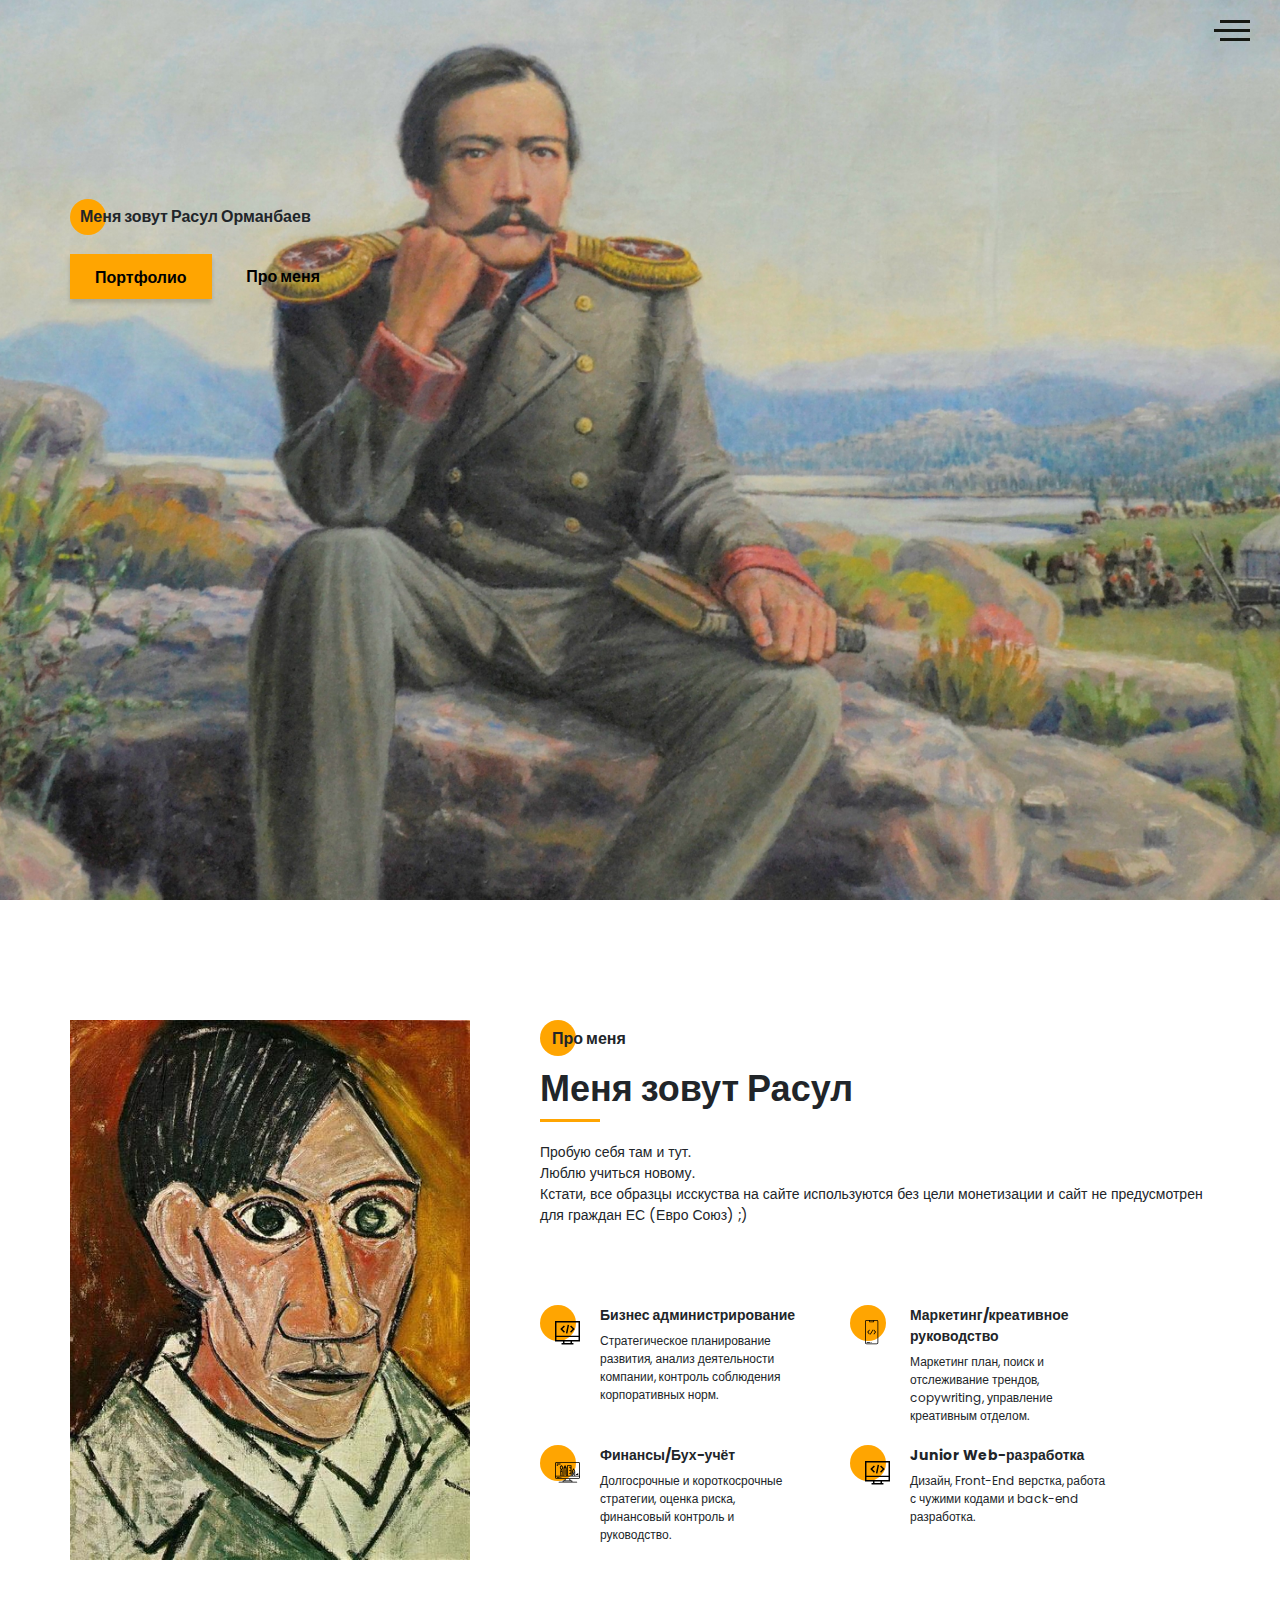
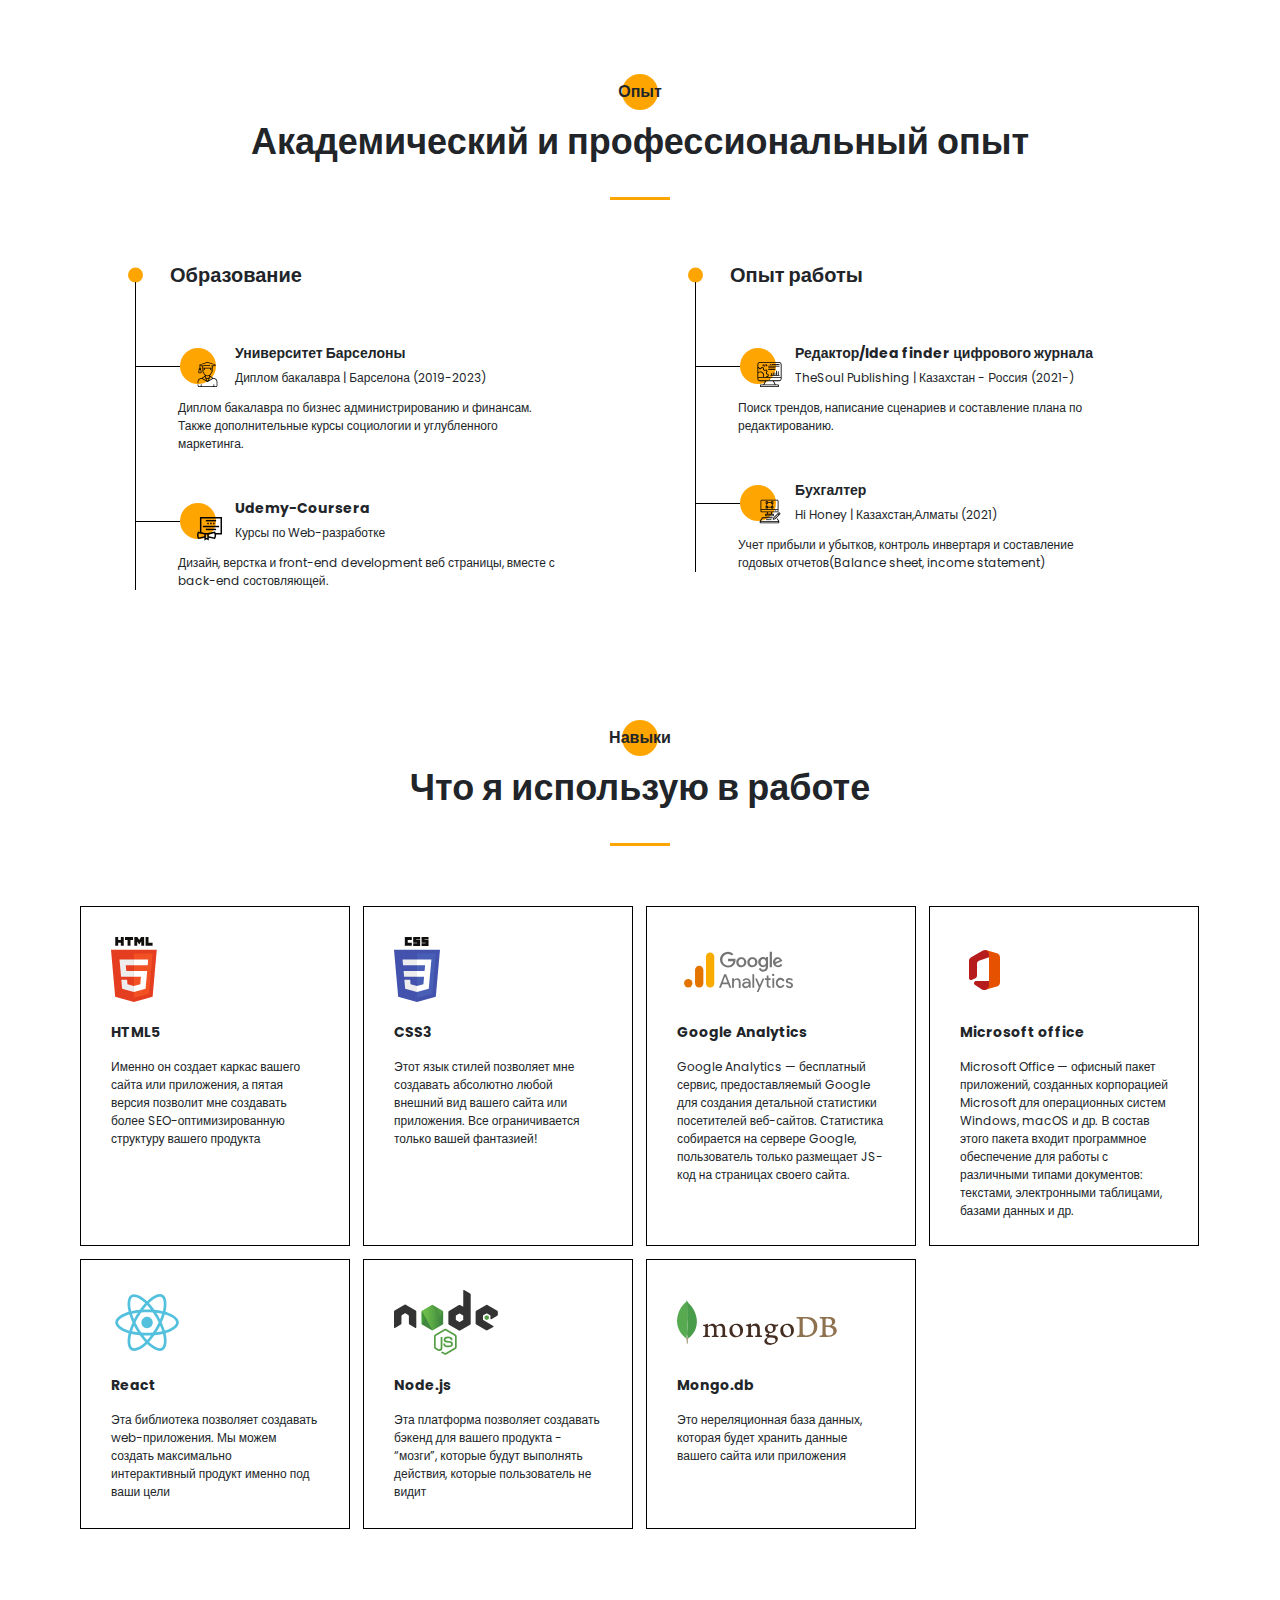
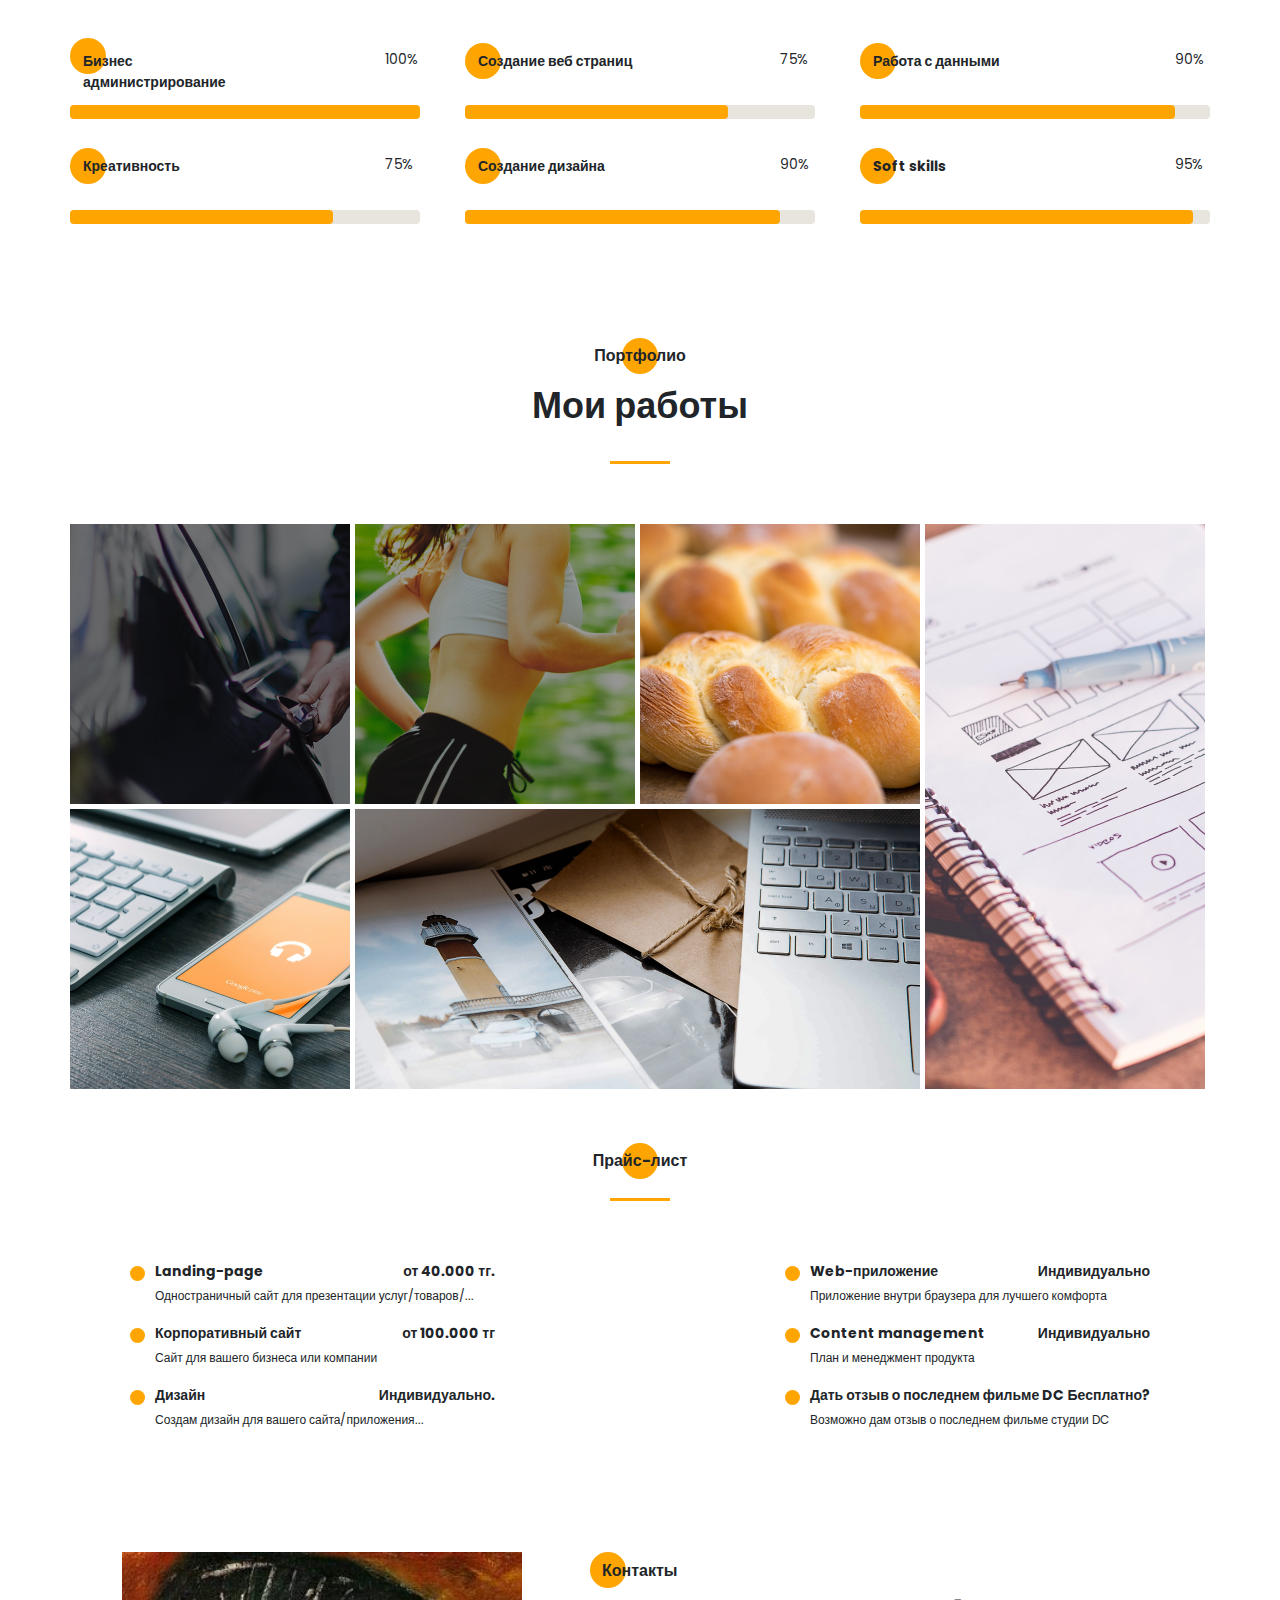
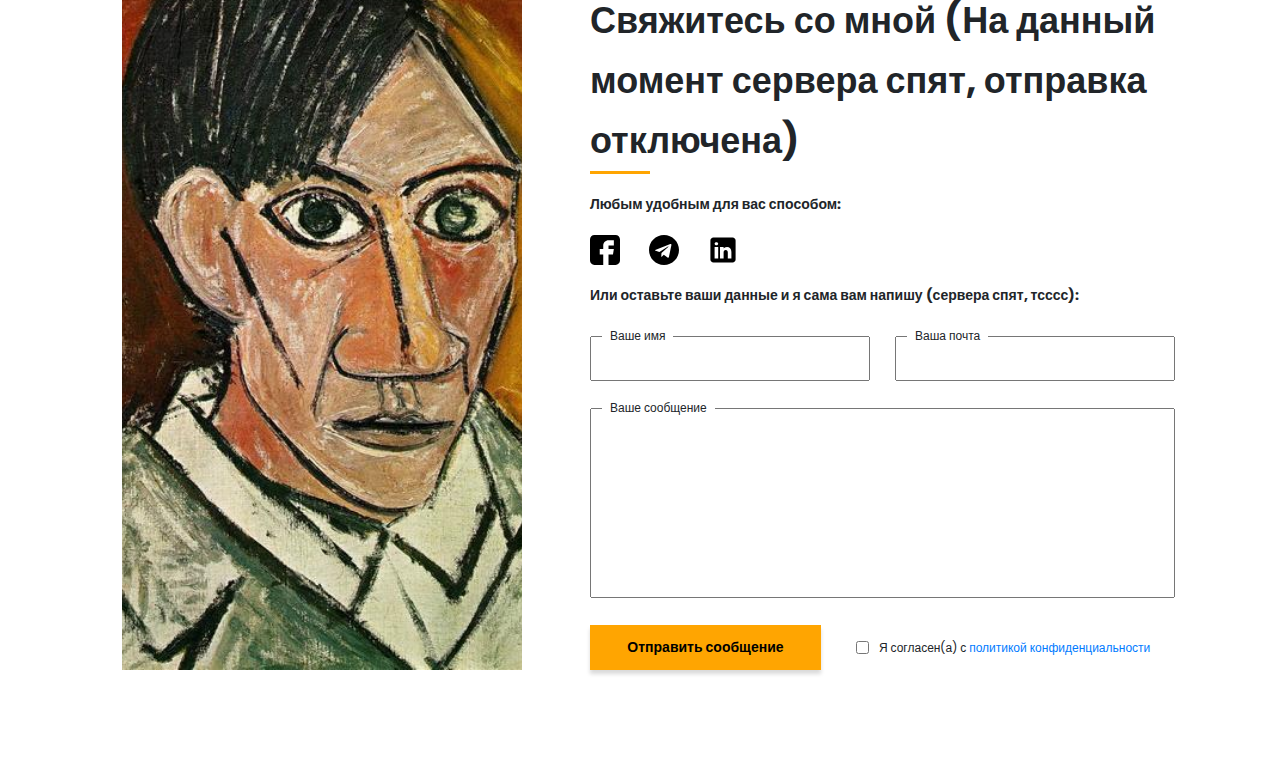
<file: index.html>
<!DOCTYPE html><html lang="ru"><head> <meta charset="UTF-8"> <meta name="viewport" content="width=device-width, initial-scale=1.0"> <meta http-equiv="X-UA-Compatible" content="ie=edge"> <title>Portfolio</title> <meta name="title" content="Мое портфолио"> <meta name="description" content="Здесь вы сможете ознакомиться с моими работами и узнать больше обо мне"> <meta property="og:type" content="website"> <meta property="og:url" content="https://metatags.io/"> <meta property="og:title" content="Мое портфолио"> <meta property="og:description" content="Здесь вы сможете ознакомиться с моими работами и узнать больше обо мне"> <meta property="og:image" content="https://metatags.io/assets/meta-tags-16a33a6a8531e519cc0936fbba0ad904e52d35f34a46c97a2c9f6f7dd7d336f2.png"> <meta property="twitter:card" content="summary_large_image"> <meta property="twitter:url" content="https://metatags.io/"> <meta property="twitter:title" content="Мое портфолио"> <meta property="twitter:description" content="Здесь вы сможете ознакомиться с моими работами и узнать больше обо мне"> <meta property="twitter:image" content="https://metatags.io/assets/meta-tags-16a33a6a8531e519cc0936fbba0ad904e52d35f34a46c97a2c9f6f7dd7d336f2.png"> <link rel="apple-touch-icon" sizes="57x57" href="icons/favicon//apple-icon-57x57.png"> <link rel="apple-touch-icon" sizes="60x60" href="icons/favicon//apple-icon-60x60.png"> <link rel="apple-touch-icon" sizes="72x72" href="icons/favicon//apple-icon-72x72.png"> <link rel="apple-touch-icon" sizes="76x76" href="icons/favicon//apple-icon-76x76.png"> <link rel="apple-touch-icon" sizes="114x114" href="icons/favicon//apple-icon-114x114.png"> <link rel="apple-touch-icon" sizes="120x120" href="icons/favicon//apple-icon-120x120.png"> <link rel="apple-touch-icon" sizes="144x144" href="icons/favicon//apple-icon-144x144.png"> <link rel="apple-touch-icon" sizes="152x152" href="icons/favicon//apple-icon-152x152.png"> <link rel="apple-touch-icon" sizes="180x180" href="icons/favicon//apple-icon-180x180.png"> <link rel="icon" type="image/png" sizes="192x192" href="icons/favicon//android-icon-192x192.png"> <link rel="icon" type="image/png" sizes="32x32" href="icons/favicon//favicon-32x32.png"> <link rel="icon" type="image/png" sizes="96x96" href="icons/favicon//favicon-96x96.png"> <link rel="icon" type="image/png" sizes="16x16" href="icons/favicon//favicon-16x16.png"> <link rel="manifest" href="icons/favicon//manifest.json"> <meta name="msapplication-TileColor" content="#ffffff"> <meta name="msapplication-TileImage" content="icons/favicon//ms-icon-144x144.png"> <meta name="theme-color" content="#ffffff"> <link rel="stylesheet" href="css/style.min.css"></head><body> <aside class="sidepanel"> <a href="#" class="sidepanel__link"> <svg width="20" height="20" viewBox="0 0 20 20" fill="none" xmlns="http://www.w3.org/2000/svg"> <path d="M-7.46167e-07 2.92969L-1.28061e-07 17.0703C-5.74539e-08 18.6856 1.31439 20 2.92969 20L17.0703 20C18.6856 20 20 18.6856 20 17.0703L20 11.1719L12.9297 11.1719L12.9297 13.5156L9.41406 13.5156L9.41406 11.1719L7.03125 11.1719C5.09262 11.1719 3.51562 9.59488 3.51562 7.65625L3.51562 4.10156L7.03125 4.10156L7.03125 7.65625L9.41406 7.65625L9.41406 4.10156L12.9297 4.6875L12.9297 7.65625L20 7.65625L20 2.92969C20 1.31439 18.6856 -8.16774e-07 17.0703 -7.46167e-07L2.92969 -1.28061e-07C1.31439 -5.74539e-08 -8.16774e-07 1.31439 -7.46167e-07 2.92969Z" fill="black"/> </svg> </a> <a href="#" class="sidepanel__link"> <svg width="20" height="20" viewBox="0 0 20 20" fill="none" xmlns="http://www.w3.org/2000/svg"> <path d="M-6.01032e-07 6.25L-2.73196e-07 13.75C-1.22337e-07 17.2012 2.79875 20 6.25 20L13.75 20C17.2013 20 20 17.2012 20 13.75L20 6.25C20 2.79875 17.2012 -7.51891e-07 13.75 -6.01032e-07L6.25 -2.73196e-07C2.79875 -1.22337e-07 -7.51891e-07 2.79875 -6.01032e-07 6.25ZM13.75 1.875C16.1625 1.875 18.125 3.8375 18.125 6.25L18.125 13.75C18.125 16.1625 16.1625 18.125 13.75 18.125L6.25 18.125C3.8375 18.125 1.875 16.1625 1.875 13.75L1.875 6.25C1.875 3.8375 3.8375 1.875 6.25 1.875L13.75 1.875Z" fill="black"/> <path d="M5 10C5 12.7612 7.23875 15 10 15C12.7613 15 15 12.7612 15 10C15 7.23875 12.7612 5 10 5C7.23875 5 5 7.23875 5 10ZM13.125 10C13.125 11.7225 11.7225 13.125 10 13.125C8.27625 13.125 6.875 11.7225 6.875 10C6.875 8.2775 8.27625 6.875 10 6.875C11.7225 6.875 13.125 8.2775 13.125 10Z" fill="black"/> <path d="M5.29123 4.625C5.29123 4.25704 4.99295 3.95875 4.62499 3.95875C4.25703 3.95875 3.95874 4.25704 3.95874 4.625C3.95874 4.99296 4.25703 5.29125 4.62499 5.29125C4.99295 5.29125 5.29123 4.99296 5.29123 4.625Z" fill="black"/> </svg> </a> <a href="#" class="sidepanel__link"> <svg width="19" height="20" viewBox="0 0 19 20" fill="none" xmlns="http://www.w3.org/2000/svg"> <path d="M-4.37114e-07 9.99951C-1.95608e-07 15.5245 4.36167 19.9995 9.74107 19.9995C14.0457 19.9995 17.6962 17.1345 18.9832 13.162C19.0749 12.662 18.7734 12.4787 18.5148 12.4787C18.2835 12.4787 17.6706 12.487 16.8585 12.4912C17.4459 15.2728 15.5517 15.8595 15.5517 15.8595C14.4274 16.3145 14.1267 16.972 14.1267 16.972C13.5228 17.8778 13.5352 16.902 13.5352 16.902C13.603 15.8978 14.5389 15.3703 14.5389 15.3703C16.0283 14.4787 15.5979 13.0295 15.3493 12.4578C14.719 12.3678 14.2903 12.1103 14.0466 11.8245C13.8029 14.0453 12.9652 16.3795 9.23304 16.3795C8.16988 16.3795 7.30085 15.992 6.61933 15.3503C6.37316 15.4628 5.3827 15.8003 4.04116 15.2628C4.04116 15.2628 3.78012 14.4253 5.03988 12.5128C4.82345 11.7128 4.71606 10.8628 4.7111 10.0128C4.71606 9.16284 4.82345 8.31285 5.03988 7.51284C3.78012 5.61285 4.04116 4.77535 4.04116 4.77535C5.3827 4.23785 6.37316 4.57534 6.61933 4.67535C7.30085 4.03785 8.16988 3.65035 9.23304 3.65035C12.9752 3.65035 13.7987 5.98784 14.0383 8.21284C14.3307 7.86284 14.928 7.53784 15.8408 7.53784C17.1444 7.53784 18.1918 7.55034 18.5082 7.55034C18.7635 7.55034 19.0683 7.37534 18.9708 6.86284C17.692 2.86201 14.0391 -0.000488895 9.74107 -0.000488707C4.36167 -0.000488472 -6.7851e-07 4.47701 -4.37114e-07 9.99951Z" fill="#212121"/> </svg> </a> <div class="sidepanel__divider"></div><div class="sidepanel__text"><span>Социальные сети</span></div></aside> <div class="menu"> <div class="menu__block"> <div class="menu__close"> <svg width="29" height="30" viewBox="0 0 29 30" fill="none" xmlns="http://www.w3.org/2000/svg"> <path d="M17.1568 14.5231L28.4489 3.23075C29.1837 2.49623 29.1837 1.30861 28.4489 0.574085C27.7144 -0.160437 26.5267 -0.160437 25.7922 0.574085L14.4998 11.8665L3.20781 0.574085C2.47295 -0.160437 1.28567 -0.160437 0.551149 0.574085C-0.183716 1.30861 -0.183716 2.49623 0.551149 3.23075L11.8432 14.5231L0.551149 25.8155C-0.183716 26.55 -0.183716 27.7376 0.551149 28.4721C0.917206 28.8385 1.39852 29.0226 1.87948 29.0226C2.36045 29.0226 2.84141 28.8385 3.20781 28.4721L14.4998 17.1798L25.7922 28.4721C26.1586 28.8385 26.6396 29.0226 27.1205 29.0226C27.6015 29.0226 28.0825 28.8385 28.4489 28.4721C29.1837 27.7376 29.1837 26.55 28.4489 25.8155L17.1568 14.5231Z" fill="black"/> </svg> </div><nav> <ul class="menu__list"> <li class="menu__link"><a href="#about">ПРО МЕНЯ</a></li><li class="menu__link"><a href="#resume">МОЙ ОПЫТ</a></li><li class="menu__link"><a href="#skills">МОИ НАВЫКИ</a></li><li class="menu__link"><a href="#portfolio">МОИ РАБОТЫ</a></li><li class="menu__link"><a href="#price">ПРАЙС-ЛИСТ</a></li><li class="menu__link"><a href="#contacts">КОНТАКТЫ</a></li></ul> </nav> <div class="menu__social"> <a href="#"> <svg width="20" height="19" viewBox="0 0 20 19" fill="none" xmlns="http://www.w3.org/2000/svg"> <path d="M10 0C4.475 0 0 4.36167 0 9.74107C0 14.0457 2.865 17.6962 6.8375 18.9832C7.3375 19.0749 7.52083 18.7734 7.52083 18.5148C7.52083 18.2835 7.5125 17.6706 7.50833 16.8585C4.72667 17.4459 4.14 15.5517 4.14 15.5517C3.685 14.4274 3.0275 14.1267 3.0275 14.1267C2.12167 13.5228 3.0975 13.5352 3.0975 13.5352C4.10167 13.603 4.62917 14.5389 4.62917 14.5389C5.52083 16.0283 6.97 15.5979 7.54167 15.3493C7.63167 14.719 7.88917 14.2903 8.175 14.0466C5.95417 13.8029 3.62 12.9652 3.62 9.23304C3.62 8.16988 4.0075 7.30085 4.64917 6.61934C4.53667 6.37317 4.19917 5.3827 4.73667 4.04116C4.73667 4.04116 5.57417 3.78012 7.48667 5.03988C8.28667 4.82345 9.13667 4.71606 9.98667 4.7111C10.8367 4.71606 11.6867 4.82345 12.4867 5.03988C14.3867 3.78012 15.2242 4.04116 15.2242 4.04116C15.7617 5.3827 15.4242 6.37317 15.3242 6.61934C15.9617 7.30085 16.3492 8.16988 16.3492 9.23304C16.3492 12.9752 14.0117 13.7987 11.7867 14.0383C12.1367 14.3307 12.4617 14.928 12.4617 15.8408C12.4617 17.1444 12.4492 18.1918 12.4492 18.5082C12.4492 18.7635 12.6242 19.0683 13.1367 18.9708C17.1375 17.692 20 14.0391 20 9.74107C20 4.36167 15.5225 0 10 0Z" fill="#212121"/> </svg> </a> <a href="#"> <svg width="20" height="20" viewBox="0 0 20 20" fill="none" xmlns="http://www.w3.org/2000/svg"> <path d="M13.7495 0L6.24951 0C2.79826 0 -0.000488281 2.79875 -0.000488281 6.25L-0.000488281 13.75C-0.000488281 17.2013 2.79826 20 6.24951 20L13.7495 20C17.2008 20 19.9995 17.2013 19.9995 13.75L19.9995 6.25C19.9995 2.79875 17.2008 0 13.7495 0ZM18.1245 13.75C18.1245 16.1625 16.162 18.125 13.7495 18.125L6.24951 18.125C3.83701 18.125 1.87451 16.1625 1.87451 13.75L1.87451 6.25C1.87451 3.8375 3.83701 1.875 6.24951 1.875L13.7495 1.875C16.162 1.875 18.1245 3.8375 18.1245 6.25L18.1245 13.75Z" fill="black"/> <path d="M9.99951 5C7.23826 5 4.99951 7.23875 4.99951 10C4.99951 12.7613 7.23826 15 9.99951 15C12.7608 15 14.9995 12.7613 14.9995 10C14.9995 7.23875 12.7608 5 9.99951 5ZM9.99951 13.125C8.27701 13.125 6.87451 11.7225 6.87451 10C6.87451 8.27625 8.27701 6.875 9.99951 6.875C11.722 6.875 13.1245 8.27625 13.1245 10C13.1245 11.7225 11.722 13.125 9.99951 13.125Z" fill="black"/> <path d="M15.3745 5.29123C15.7425 5.29123 16.0408 4.99295 16.0408 4.62499C16.0408 4.25703 15.7425 3.95874 15.3745 3.95874C15.0065 3.95874 14.7083 4.25703 14.7083 4.62499C14.7083 4.99295 15.0065 5.29123 15.3745 5.29123Z" fill="black"/> </svg> </a> <a href="#"> <svg width="20" height="20" viewBox="0 0 20 20" fill="none" xmlns="http://www.w3.org/2000/svg"> <path d="M17.0698 0L2.9292 0C1.3139 0 -0.000488281 1.31439 -0.000488281 2.92969L-0.000488281 17.0703C-0.000488281 18.6856 1.3139 20 2.9292 20L8.82764 20L8.82764 12.9297L6.48389 12.9297L6.48389 9.41406L8.82764 9.41406L8.82764 7.03125C8.82764 5.09262 10.4046 3.51563 12.3433 3.51563L15.8979 3.51563L15.8979 7.03125L12.3433 7.03125L12.3433 9.41406L15.8979 9.41406L15.312 12.9297L12.3433 12.9297L12.3433 20L17.0698 20C18.6851 20 19.9995 18.6856 19.9995 17.0703L19.9995 2.92969C19.9995 1.31439 18.6851 0 17.0698 0Z" fill="black"/> </svg> </a> </div></div><div class="menu__overlay"></div></div><section class="promo"> <div class="hamburger"> <span></span> <span class="long"></span> <span></span> </div><div class="container"> <div class="title title_fz16 promo__subtitle">Меня зовут Расул Орманбаев</div><h1 class="title title_fz48 promo__title"></h1> <div class="promo__btns"> <a href="#portfolio" class="promo__link btn">Портфолио</a> <a href="#about" class="promo__link">Про меня</a> </div></div></section> <section class="about" id="about"> <div class="container" > <div class="about__wrapper"> <div class="about__photo"> <img src="img/main_photo.jpg" alt="photo"> </div><div class="about__descr"> <h2 class="title title_fz16 about__title" >Про меня</h2> <div class="title title_fz36 about__subtitle">Меня зовут Расул</div><div class="divider"></div><p class="about__text">Пробую себя там и тут.<br>Люблю учиться новому.<br>Кстати, все образцы исскуства на сайте используются без цели монетизации и сайт не предусмотрен для граждан ЕС (Евро Союз) ;) </p></div><div class="about__skills"> <div class="about__skills-item"> <div class="about__skills-circle"> <img src="icons/about_me/web_development.svg" alt="web-dev"> </div><div> <div class="title title_fz14"> Бизнес администрирование </div><p class="about__skills-text"> Стратегическое планирование развития, анализ деятельности компании, контроль соблюдения корпоративных норм. </p></div></div><div class="about__skills-item"> <div class="about__skills-circle"> <img src="icons/about_me/mobile_dev.svg" alt="mobile-dev"> </div><div> <div class="title title_fz14"> Маркетинг/креативное руководство </div><p class="about__skills-text"> Маркетинг план, поиск и отслеживание трендов, copywriting, управление креативным отделом. </p></div></div><div class="about__skills-item"> <div class="about__skills-circle"> <img src="icons/about_me/design.svg" alt="design"> </div><div> <div class="title title_fz14"> Финансы/Бух-учёт </div><p class="about__skills-text"> Долгосрочные и короткосрочные стратегии, оценка риска, финансовый контроль и руководство. </p></div></div><div class="about__skills-item"> <div class="about__skills-circle"> <img src="icons/about_me/web_development.svg" alt="mobile-dev"> </div><div> <div class="title title_fz14"> Junior Web-разработка </div><p class="about__skills-text"> Дизайн, Front-End верстка, работа с чужими кодами и back-end разработка. </p></div></div></div></div></div></section> <section class="resume" id="resume"> <div class="container"> <h2 class="title title_fz16 title__section-title">Опыт</h2> <div class="title title_fz36 title__section-subtitle">Академический и профессиональный опыт</div><div class="divider"></div><div class="resume__wrapper"> <div class="resume__column"> <h3 class="title title_fz20 resume__column-title">Образование</h3> <ul> <li> <div class="resume__item"> <div class="resume__item-head"> <div class="resume__item-icon"> <img src="icons/experience/university.svg" alt="university"> </div><h4 class="title title_fz14">Университет Барселоны</h4> <div class="resume__item-location">Диплом бакалавра | Барселона (2019-2023)</div></div><p class="resume__item-body"> Диплом бакалавра по бизнес администрированию и финансам. Также дополнительные курсы социологии и углубленного маркетинга. </p></div></li><li> <div class="resume__item"> <div class="resume__item-head"> <div class="resume__item-icon"> <img src="icons/experience/courses.svg" alt="courses"> </div><h4 class="title title_fz14">Udemy-Coursera</h4> <div class="resume__item-location">Курсы по Web-разработке </div></div><p class="resume__item-body"> Дизайн, верстка и front-end development веб страницы, вместе с back-end состовляющей. </p></div></li></ul> </div><div class="resume__column"> <h3 class="title title_fz20 resume__column-title">Опыт работы</h3> <ul> <li> <div class="resume__item"> <div class="resume__item-head"> <div class="resume__item-icon"> <img src="icons/experience/developer.svg" alt="developer"> </div><h4 class="title title_fz14">Редактор/Idea finder цифрового журнала</h4> <div class="resume__item-location">TheSoul Publishing | Казахстан - Россия (2021-)</div></div><p class="resume__item-body"> Поиск трендов, написание сценариев и составление плана по редактированию. </p></div></li><li> <div class="resume__item"> <div class="resume__item-head"> <div class="resume__item-icon"> <img src="icons/experience/designer.svg" alt="designer"> </div><h4 class="title title_fz14">Бухгалтер</h4> <div class="resume__item-location">Hi Honey | Казахстан,Алматы (2021)</div></div><p class="resume__item-body"> Учет прибыли и убытков, контроль инвертаря и составление годовых отчетов(Balance sheet, income statement) </p></div></li></ul> </div></div></div></section> <section class="skills" id="skills"> <div class="container"> <h2 class="title title_fz16 title__section-title">Навыки</h2> <div class="title title_fz36 title__section-subtitle">Что я использую в работе</div><div class="divider"></div><div class="skills__items"> <div class="skills__item"> <div class="skills__item-img"> <img src="icons/skills/html5.svg" alt="html5"> </div><h3 class="title title_fz14">HTML5</h3> <p>Именно он создает каркас вашего сайта или приложения, а пятая версия позволит мне создавать более SEO-оптимизированную структуру вашего продукта</p></div><div class="skills__item"> <div class="skills__item-img"> <img src="icons/skills/css3.svg" alt="css3"> </div><h3 class="title title_fz14">CSS3</h3> <p>Этот язык стилей позволяет мне создавать абсолютно любой внешний вид вашего сайта или приложения. Все ограничивается только вашей фантазией!</p></div><div class="skills__item"> <div class="skills__item-img"> <img src="icons/skills/google_analytics-ar21.svg" alt="goggle analytics"> </div><h3 class="title title_fz14">Google Analytics</h3> <p>Google Analytics — бесплатный сервис, предоставляемый Google для создания детальной статистики посетителей веб-сайтов. Статистика собирается на сервере Google, пользователь только размещает JS-код на страницах своего сайта.</p></div><div class="skills__item"> <div class="skills__item-img"> <img src="icons/skills/microsoft-office.svg" alt="microsoft office"> </div><h3 class="title title_fz14">Microsoft office</h3> <p>Microsoft Office — офисный пакет приложений, созданных корпорацией Microsoft для операционных систем Windows, macOS и др. В состав этого пакета входит программное обеспечение для работы с различными типами документов: текстами, электронными таблицами, базами данных и др.</p></div><div class="skills__item"> <div class="skills__item-img"> <img src="icons/skills/react.svg" alt="React"> </div><h3 class="title title_fz14">React</h3> <p>Эта библиотека позволяет создавать web-приложения. Мы можем создать максимально интерактивный продукт именно под ваши цели</p></div><div class="skills__item"> <div class="skills__item-img"> <img src="icons/skills/node.js.svg" alt="Node.js"> </div><h3 class="title title_fz14">Node.js</h3> <p>Эта платформа позволяет создавать бэкенд для вашего продукта - “мозги”, которые будут выполнять действия, которые пользователь не видит</p></div><div class="skills__item"> <div class="skills__item-img"> <img src="icons/skills/mongo.db.svg" alt="Mongo.db"> </div><h3 class="title title_fz14">Mongo.db</h3> <p>Это нереляционная база данных, которая будет хранить данные вашего сайта или приложения</p></div></div><div class="skills__ratings"> <div class="skills__ratings-item"> <div class="title title_fz14 skills__ratings-title">Бизнес администрирование</div><div class="skills__ratings-counter">100%</div><div class="skills__ratings-line"> <span></span> </div></div><div class="skills__ratings-item"> <div class="title title_fz14 skills__ratings-title">Создание веб страниц</div><div class="skills__ratings-counter">75%</div><div class="skills__ratings-line"> <span></span> </div></div><div class="skills__ratings-item"> <div class="title title_fz14 skills__ratings-title">Работа с данными</div><div class="skills__ratings-counter">90%</div><div class="skills__ratings-line"> <span></span> </div></div><div class="skills__ratings-item"> <div class="title title_fz14 skills__ratings-title">Креативность</div><div class="skills__ratings-counter">75%</div><div class="skills__ratings-line"> <span></span> </div></div><div class="skills__ratings-item"> <div class="title title_fz14 skills__ratings-title">Создание дизайна</div><div class="skills__ratings-counter">90%</div><div class="skills__ratings-line"> <span></span> </div></div><div class="skills__ratings-item"> <div class="title title_fz14 skills__ratings-title">Soft skills</div><div class="skills__ratings-counter">95%</div><div class="skills__ratings-line"> <span></span> </div></div></div></div></section> <section class="portfolio" id="portfolio"> <div class="container"> <h2 class="title title_fz16 title__section-title">Портфолио</h2> <div class="title title_fz36 title__section-subtitle">Мои работы</div><div class="divider"></div><div class="portfolio__wrapper"> <a href="Uber _dist/" class="portfolio__item"> <img src="img/works/uber.jpg" alt="uber"> </a> <a href="pulse/" class="portfolio__item"> <img src="img/works/pulse.jpg" alt="pulse"> </a> <a href="#" class="portfolio__item"> <img src="img/works/bread.jpg" alt="test"> </a> <a href="#" class="portfolio__item vertical"> <img src="img/works/plans.jpg" alt="test"> </a> <a href="#" class="portfolio__item"> <img src="img/works/ipad.jpg" alt="test"> </a> <a href="#" class="portfolio__item horizonal"> <img src="img/works/mac.jpg" alt="test"> </a> </div></div></section> <section class="price" id="price"> <div class="container"> <h2 class="title title_fz16 title__section-title">Прайс-лист</h2> <div class="divider"></div><div class="price__wrapper"> <div class="price__item"> <div class="price__type">Landing-page</div><div class="price__count">от 40.000 тг.</div><div class="price__descr"> Одностраничный сайт для презентации услуг/товаров/... </div></div><div class="price__item"> <div class="price__type">Web-приложение</div><div class="price__count">Индивидуально</div><div class="price__descr"> Приложение внутри браузера для лучшего комфорта </div></div><div class="price__item"> <div class="price__type">Корпоративный сайт</div><div class="price__count">от 100.000 тг</div><div class="price__descr"> Сайт для вашего бизнеса или компании </div></div><div class="price__item"> <div class="price__type">Content management</div><div class="price__count">Индивидуально</div><div class="price__descr"> План и менеджмент продукта </div></div><div class="price__item"> <div class="price__type">Дизайн</div><div class="price__count">Индивидуально.</div><div class="price__descr"> Создам дизайн для вашего сайта/приложения... </div></div><div class="price__item"> <div class="price__type">Дать отзыв о последнем фильме DC</div><div class="price__count">Бесплатно?</div><div class="price__descr"> Возможно дам отзыв о последнем фильме студии DC </div></div></div></div></section> <section class="contacts" id="contacts"> <div class="container"> <div class="contacts__wrapper"> <div class="contacts__photo"> <img src="img/main_photo.jpg" alt="photo"> </div><div class="contacts__descr"> <h2 class="title title_fz16 contacts__title">Контакты</h2> <div class="title title_fz36 contacts__subtitle">Свяжитесь со мной (На данный момент сервера спят, отправка отключена)</div><div class="divider"></div><div class="title title_fz14 contacts__text"> Любым удобным для вас способом: </div><div class="contacts__social"> <a href="#" class="contacts__link"> <img src="icons/social/facebook_straight.svg" alt="facebook"> </a> <a href="#" class="contacts__link"> <img src="icons/social/telegram.svg" alt="telegram"> </a> <a href="#" class="contacts__link"> <img src="icons/social/linkedi_straight.svg" alt="linkedin"> </a> </div><div class="title title_fz14 contacts__text"> Или оставьте ваши данные и я сама вам напишу (сервера спят, тсссс): </div><form action="#" class="contacts__form"> <div class="contacts__input"> <input required name="name" id="name" type="text"> <label for="name">Ваше имя</label> </div><div class="contacts__input"> <input required name="email" id="email" type="email"> <label for="email">Ваша почта</label> </div><div class="contacts__textarea"> <textarea name="text" id="text"></textarea> <label for="text">Ваше сообщение</label> </div><div class="contacts__triggers"> <button class="contacts__btn btn">Отправить сообщение</button> <div class="contacts__policy"> <input required type="checkbox"> <span>Я согласен(а) с <a href="policy.html">политикой конфиденциальности</a></span> </div></div></form> </div></div></div></section> <script src="js/script.js"></script></body></html>
</file>
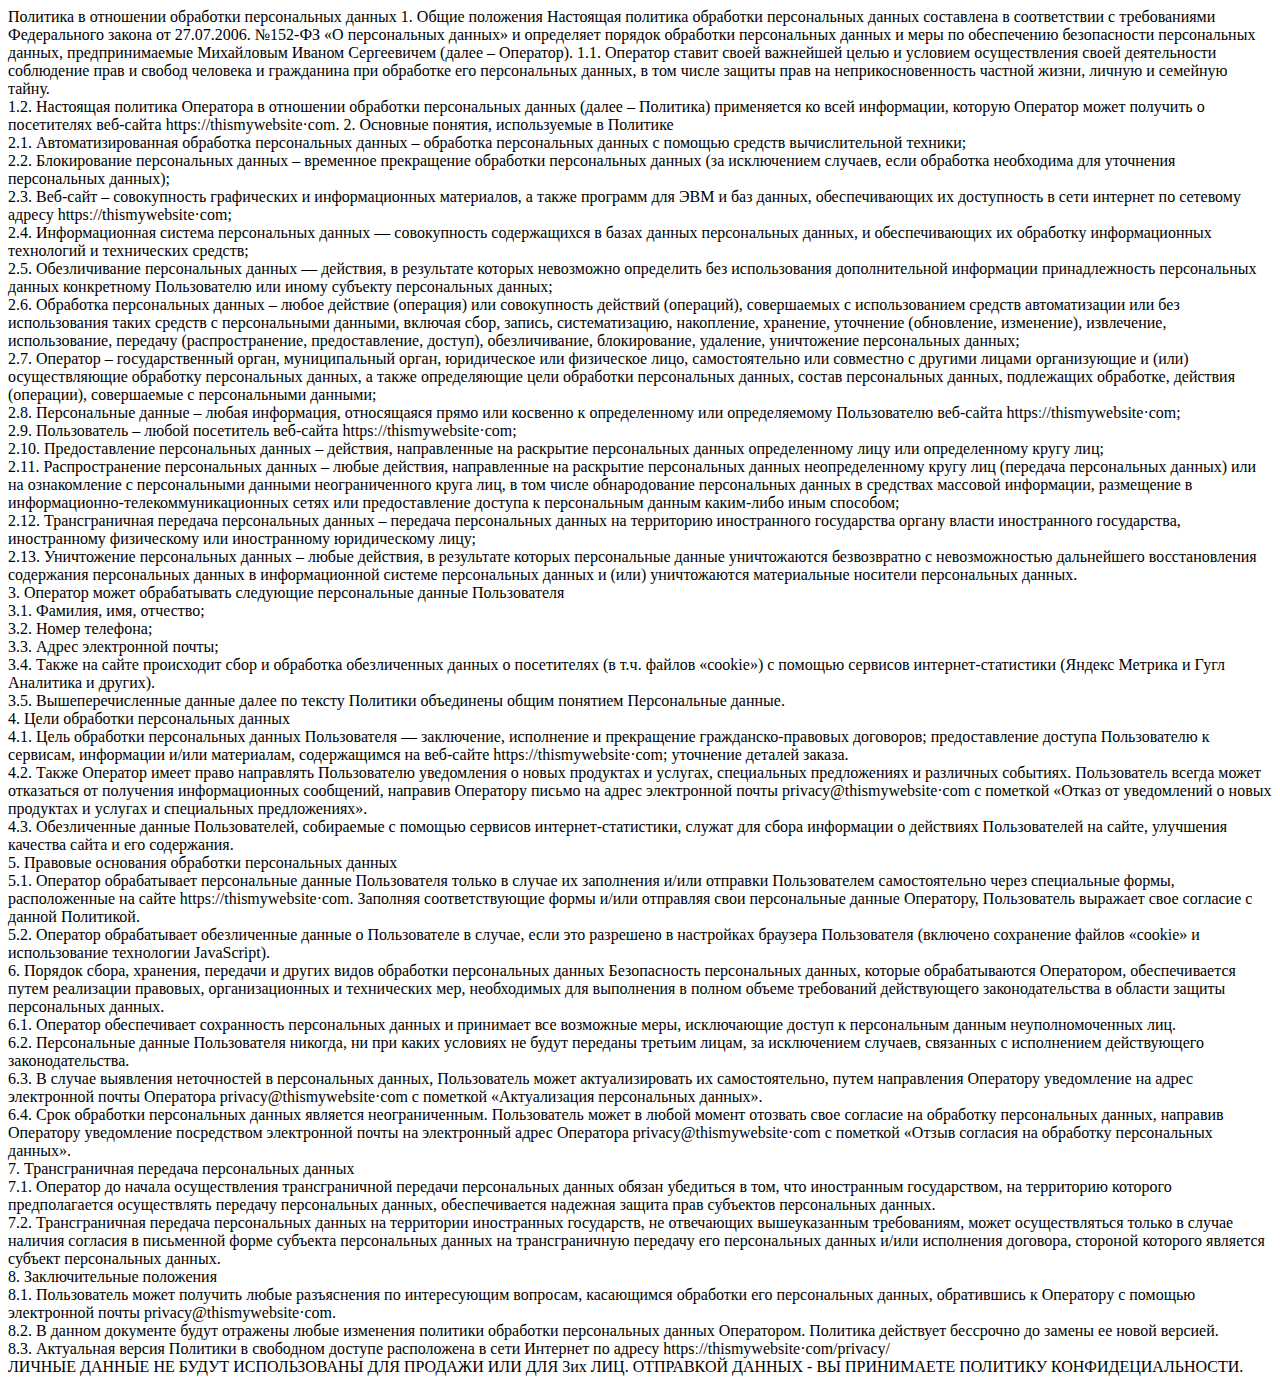
<file: policy.html>
<!DOCTYPE html><html lang="en"><head><meta charset="UTF-8"><meta name="viewport" content="width=device-width,initial-scale=1"><title>Policy</title></head><body>Политика в отношении обработки персональных данных 1. Общие положения Настоящая политика обработки персональных данных составлена в соответствии с требованиями Федерального закона от 27.07.2006. №152-ФЗ «О персональных данных» и определяет порядок обработки персональных данных и меры по обеспечению безопасности персональных данных, предпринимаемые Михайловым Иваном Сергеевичем (далее – Оператор). 1.1. Оператор ставит своей важнейшей целью и условием осуществления своей деятельности соблюдение прав и свобод человека и гражданина при обработке его персональных данных, в том числе защиты прав на неприкосновенность частной жизни, личную и семейную тайну.<br> 1.2. Настоящая политика Оператора в отношении обработки персональных данных (далее – Политика) применяется ко всей информации, которую Оператор может получить о посетителях веб-сайта httpsː//thismywebsite·com. 2. Основные понятия, используемые в Политике<br> 2.1. Автоматизированная обработка персональных данных – обработка персональных данных с помощью средств вычислительной техники;<br> 2.2. Блокирование персональных данных – временное прекращение обработки персональных данных (за исключением случаев, если обработка необходима для уточнения персональных данных);<br> 2.3. Веб-сайт – совокупность графических и информационных материалов, а также программ для ЭВМ и баз данных, обеспечивающих их доступность в сети интернет по сетевому адресу httpsː//thismywebsite·com;<br> 2.4. Информационная система персональных данных — совокупность содержащихся в базах данных персональных данных, и обеспечивающих их обработку информационных технологий и технических средств;<br> 2.5. Обезличивание персональных данных — действия, в результате которых невозможно определить без использования дополнительной информации принадлежность персональных данных конкретному Пользователю или иному субъекту персональных данных;<br> 2.6. Обработка персональных данных – любое действие (операция) или совокупность действий (операций), совершаемых с использованием средств автоматизации или без использования таких средств с персональными данными, включая сбор, запись, систематизацию, накопление, хранение, уточнение (обновление, изменение), извлечение, использование, передачу (распространение, предоставление, доступ), обезличивание, блокирование, удаление, уничтожение персональных данных;<br> 2.7. Оператор – государственный орган, муниципальный орган, юридическое или физическое лицо, самостоятельно или совместно с другими лицами организующие и (или) осуществляющие обработку персональных данных, а также определяющие цели обработки персональных данных, состав персональных данных, подлежащих обработке, действия (операции), совершаемые с персональными данными;<br> 2.8. Персональные данные – любая информация, относящаяся прямо или косвенно к определенному или определяемому Пользователю веб-сайта httpsː//thismywebsite·com;<br> 2.9. Пользователь – любой посетитель веб-сайта httpsː//thismywebsite·com;<br> 2.10. Предоставление персональных данных – действия, направленные на раскрытие персональных данных определенному лицу или определенному кругу лиц;<br> 2.11. Распространение персональных данных – любые действия, направленные на раскрытие персональных данных неопределенному кругу лиц (передача персональных данных) или на ознакомление с персональными данными неограниченного круга лиц, в том числе обнародование персональных данных в средствах массовой информации, размещение в информационно-телекоммуникационных сетях или предоставление доступа к персональным данным каким-либо иным способом;<br> 2.12. Трансграничная передача персональных данных – передача персональных данных на территорию иностранного государства органу власти иностранного государства, иностранному физическому или иностранному юридическому лицу; <br>2.13. Уничтожение персональных данных – любые действия, в результате которых персональные данные уничтожаются безвозвратно с невозможностью дальнейшего восстановления содержания персональных данных в информационной системе персональных данных и (или) уничтожаются материальные носители персональных данных.<br> 3. Оператор может обрабатывать следующие персональные данные Пользователя <br>3.1. Фамилия, имя, отчество; <br>3.2. Номер телефона;<br> 3.3. Адрес электронной почты; <br>3.4. Также на сайте происходит сбор и обработка обезличенных данных о посетителях (в т.ч. файлов «cookie») с помощью сервисов интернет-статистики (Яндекс Метрика и Гугл Аналитика и других).<br> 3.5. Вышеперечисленные данные далее по тексту Политики объединены общим понятием Персональные данные. <br>4. Цели обработки персональных данных<br> 4.1. Цель обработки персональных данных Пользователя — заключение, исполнение и прекращение гражданско-правовых договоров; предоставление доступа Пользователю к сервисам, информации и/или материалам, содержащимся на веб-сайте httpsː//thismywebsite·com; уточнение деталей заказа.<br> 4.2. Также Оператор имеет право направлять Пользователю уведомления о новых продуктах и услугах, специальных предложениях и различных событиях. Пользователь всегда может отказаться от получения информационных сообщений, направив Оператору письмо на адрес электронной почты privacy@thismywebsite·com с пометкой «Отказ от уведомлений о новых продуктах и услугах и специальных предложениях». <br>4.3. Обезличенные данные Пользователей, собираемые с помощью сервисов интернет-статистики, служат для сбора информации о действиях Пользователей на сайте, улучшения качества сайта и его содержания.<br> 5. Правовые основания обработки персональных данных <br>5.1. Оператор обрабатывает персональные данные Пользователя только в случае их заполнения и/или отправки Пользователем самостоятельно через специальные формы, расположенные на сайте httpsː//thismywebsite·com. Заполняя соответствующие формы и/или отправляя свои персональные данные Оператору, Пользователь выражает свое согласие с данной Политикой.<br> 5.2. Оператор обрабатывает обезличенные данные о Пользователе в случае, если это разрешено в настройках браузера Пользователя (включено сохранение файлов «cookie» и использование технологии JavaScript).<br> 6. Порядок сбора, хранения, передачи и других видов обработки персональных данных Безопасность персональных данных, которые обрабатываются Оператором, обеспечивается путем реализации правовых, организационных и технических мер, необходимых для выполнения в полном объеме требований действующего законодательства в области защиты персональных данных. <br>6.1. Оператор обеспечивает сохранность персональных данных и принимает все возможные меры, исключающие доступ к персональным данным неуполномоченных лиц. <br>6.2. Персональные данные Пользователя никогда, ни при каких условиях не будут переданы третьим лицам, за исключением случаев, связанных с исполнением действующего законодательства. <br>6.3. В случае выявления неточностей в персональных данных, Пользователь может актуализировать их самостоятельно, путем направления Оператору уведомление на адрес электронной почты Оператора privacy@thismywebsite·com с пометкой «Актуализация персональных данных».<br> 6.4. Срок обработки персональных данных является неограниченным. Пользователь может в любой момент отозвать свое согласие на обработку персональных данных, направив Оператору уведомление посредством электронной почты на электронный адрес Оператора privacy@thismywebsite·com с пометкой «Отзыв согласия на обработку персональных данных». <br>7. Трансграничная передача персональных данных<br> 7.1. Оператор до начала осуществления трансграничной передачи персональных данных обязан убедиться в том, что иностранным государством, на территорию которого предполагается осуществлять передачу персональных данных, обеспечивается надежная защита прав субъектов персональных данных. <br>7.2. Трансграничная передача персональных данных на территории иностранных государств, не отвечающих вышеуказанным требованиям, может осуществляться только в случае наличия согласия в письменной форме субъекта персональных данных на трансграничную передачу его персональных данных и/или исполнения договора, стороной которого является субъект персональных данных. <br>8. Заключительные положения <br>8.1. Пользователь может получить любые разъяснения по интересующим вопросам, касающимся обработки его персональных данных, обратившись к Оператору с помощью электронной почты privacy@thismywebsite·com. <br>8.2. В данном документе будут отражены любые изменения политики обработки персональных данных Оператором. Политика действует бессрочно до замены ее новой версией. <br>8.3. Актуальная версия Политики в свободном доступе расположена в сети Интернет по адресу httpsː//thismywebsite·com/privacy/ <br> ЛИЧНЫЕ ДАННЫЕ НЕ БУДУТ ИСПОЛЬЗОВАНЫ ДЛЯ ПРОДАЖИ ИЛИ ДЛЯ 3их ЛИЦ. ОТПРАВКОЙ ДАННЫХ - ВЫ ПРИНИМАЕТЕ ПОЛИТИКУ КОНФИДЕЦИАЛЬНОСТИ.</body></html>
</file>
<file: css/style.min.css>
/*!
 * Bootstrap Reboot v4.3.1 (https://getbootstrap.com/)
 * Copyright 2011-2019 The Bootstrap Authors
 * Copyright 2011-2019 Twitter, Inc.
 * Licensed under MIT (https://github.com/twbs/bootstrap/blob/master/LICENSE)
 * Forked from Normalize.css, licensed MIT (https://github.com/necolas/normalize.css/blob/master/LICENSE.md)
 */@import url(https://fonts.googleapis.com/css2?family=Poppins:wght@500;700&display=swap);*,::after,::before{box-sizing:border-box}html{font-family:sans-serif;line-height:1.15;-webkit-text-size-adjust:100%;-webkit-tap-highlight-color:transparent}article,aside,figcaption,figure,footer,header,hgroup,main,nav,section{display:block}body{margin:0;font-family:-apple-system,BlinkMacSystemFont,"Segoe UI",Roboto,"Helvetica Neue",Arial,"Noto Sans",sans-serif,"Apple Color Emoji","Segoe UI Emoji","Segoe UI Symbol","Noto Color Emoji";font-size:1rem;font-weight:400;line-height:1.5;color:#212529;text-align:left;background-color:#fff}[tabindex="-1"]:focus{outline:0!important}hr{box-sizing:content-box;height:0;overflow:visible}h1,h2,h3,h4,h5,h6{margin-top:0;margin-bottom:.5rem}p{margin-top:0;margin-bottom:1rem}abbr[data-original-title],abbr[title]{text-decoration:underline;-webkit-text-decoration:underline dotted;text-decoration:underline dotted;cursor:help;border-bottom:0;-webkit-text-decoration-skip-ink:none;text-decoration-skip-ink:none}address{margin-bottom:1rem;font-style:normal;line-height:inherit}dl,ol,ul{margin-top:0;margin-bottom:1rem}ol ol,ol ul,ul ol,ul ul{margin-bottom:0}dt{font-weight:700}dd{margin-bottom:.5rem;margin-left:0}blockquote{margin:0 0 1rem}b,strong{font-weight:bolder}small{font-size:80%}sub,sup{position:relative;font-size:75%;line-height:0;vertical-align:baseline}sub{bottom:-.25em}sup{top:-.5em}a{color:#007bff;text-decoration:none;background-color:transparent}a:hover{color:#0056b3;text-decoration:underline}a:not([href]):not([tabindex]){color:inherit;text-decoration:none}a:not([href]):not([tabindex]):focus,a:not([href]):not([tabindex]):hover{color:inherit;text-decoration:none}a:not([href]):not([tabindex]):focus{outline:0}code,kbd,pre,samp{font-family:SFMono-Regular,Menlo,Monaco,Consolas,"Liberation Mono","Courier New",monospace;font-size:1em}pre{margin-top:0;margin-bottom:1rem;overflow:auto}figure{margin:0 0 1rem}img{vertical-align:middle;border-style:none}svg{overflow:hidden;vertical-align:middle}table{border-collapse:collapse}caption{padding-top:.75rem;padding-bottom:.75rem;color:#6c757d;text-align:left;caption-side:bottom}th{text-align:inherit}label{display:inline-block;margin-bottom:.5rem}button{border-radius:0}button:focus{outline:1px dotted;outline:5px auto -webkit-focus-ring-color}button,input,optgroup,select,textarea{margin:0;font-family:inherit;font-size:inherit;line-height:inherit}button,input{overflow:visible}button,select{text-transform:none}select{word-wrap:normal}[type=button],[type=reset],[type=submit],button{-webkit-appearance:button}[type=button]:not(:disabled),[type=reset]:not(:disabled),[type=submit]:not(:disabled),button:not(:disabled){cursor:pointer}[type=button]::-moz-focus-inner,[type=reset]::-moz-focus-inner,[type=submit]::-moz-focus-inner,button::-moz-focus-inner{padding:0;border-style:none}input[type=checkbox],input[type=radio]{box-sizing:border-box;padding:0}input[type=date],input[type=datetime-local],input[type=month],input[type=time]{-webkit-appearance:listbox}textarea{overflow:auto;resize:vertical}fieldset{min-width:0;padding:0;margin:0;border:0}legend{display:block;width:100%;max-width:100%;padding:0;margin-bottom:.5rem;font-size:1.5rem;line-height:inherit;color:inherit;white-space:normal}progress{vertical-align:baseline}[type=number]::-webkit-inner-spin-button,[type=number]::-webkit-outer-spin-button{height:auto}[type=search]{outline-offset:-2px;-webkit-appearance:none}[type=search]::-webkit-search-decoration{-webkit-appearance:none}::-webkit-file-upload-button{font:inherit;-webkit-appearance:button}output{display:inline-block}summary{display:list-item;cursor:pointer}template{display:none}[hidden]{display:none!important}*{font-family:Poppins,sans-serif;margin:0;padding:0}.container{width:1140px;margin:0 auto}.divider{width:60px;height:3px;background-color:#ffa501;margin:25px auto 0 auto}p{margin:0}.promo{min-height:100vh;position:relative;background:url(../img/main_bg.jpg) no-repeat 50%/cover;padding-top:205px}.promo__title{width:535px;margin-top:10px}.promo__subtitle{position:relative;padding-left:10px;z-index:2}.promo__subtitle:before{content:'';position:absolute;z-index:-1;top:-25%;left:0;width:36px;height:36px;border-radius:100%;background:#ffa501}.promo__btns{margin-top:25px;display:flex;align-items:center;justify-content:space-between;width:250px}.promo__link{color:#000;font-weight:700}.promo__link:hover{color:#000;text-decoration:none}.title{font-weight:700;font-size:36px;line-height:60px}.title_fz14{font-size:14px;line-height:21px}.title_fz16{font-size:16px;line-height:24px}.title_fz20{font-size:20px;line-height:30px}.title_fz36{font-size:36px}.title_fz48{font-size:48px}.title__section-title{position:relative;text-align:center}.title__section-title:before{content:'';position:absolute;z-index:-1;top:-25%;left:0;width:36px;height:36px;border-radius:100%;background:#ffa501}.title__section-title:before{top:-6px;left:50%;transform:translateX(-50%)}.title__section-subtitle{text-align:center}.btn{height:45px;background:#ffa501;box-shadow:0 4px 4px rgba(0,0,0,.15);padding:12px 25px}.sidepanel{position:fixed;top:230px;left:50px;display:flex;flex-direction:column;justify-content:space-between;align-items:center;height:340px;z-index:3}.sidepanel__divider{width:2px;height:70px;background-color:#000}.sidepanel__text{height:150px;width:25px}.sidepanel__text span{transform:rotate(-90deg) translate(-30%,-260%);display:block;width:150px}.hamburger{position:absolute;top:20px;right:30px;height:21px;display:flex;flex-direction:column;justify-content:space-between;align-items:flex-end;cursor:pointer}.hamburger span{display:block;width:30px;height:3px;background:#151812}.hamburger span.long{width:36px}.menu{position:fixed;top:0;left:-100%;width:100%;height:100vh;z-index:10;visibility:hidden;opacity:0;transition:all .6s}.menu.active{left:0;visibility:visible;opacity:1}.menu__block{position:relative;width:345px;background-color:#ffa501;height:100%;padding-top:140px;padding-left:40px;transition:all .6s;z-index:10}.menu__close{position:absolute;top:25px;right:25px;cursor:pointer}.menu__list{list-style-type:none;padding-left:35px}.menu__link{position:relative;font-weight:700;font-size:24px;line-height:36px;margin-bottom:15px}.menu__link:before{content:'';position:absolute;left:-35px;top:10px;width:15px;height:15px;border-radius:100%;border:1px solid #000;transition:all .6s}.menu__link:hover:before{background-color:#fff}.menu__link a{color:#fff}.menu__social{position:absolute;bottom:50px;left:50%;transform:translateX(-50%);width:90px;display:flex;justify-content:space-between;align-items:center}.menu__overlay{position:fixed;top:0;left:0;width:100%;height:100%;background-color:#fff;opacity:.75}.about{padding-top:120px}.about__wrapper{display:grid;grid-template-columns:400px 670px;grid-template-rows:minmax(245px,auto) minmax(255px,auto);grid-auto-rows:minmax(245px,auto);-moz-column-gap:70px;column-gap:70px;row-gap:40px}.about__photo{grid-row:1/3}.about__photo img{width:100%;height:100%;-o-object-fit:cover;object-fit:cover}.about__descr{padding-top:6px}.about__descr .divider{margin:0}.about__title{position:relative;padding:1px 0 0 12px}.about__title:before{content:'';position:absolute;z-index:-1;top:-25%;left:0;width:36px;height:36px;border-radius:100%;background:#ffa501}.about__text{margin-top:20px;font-size:14px;line-height:21px}.about__skills{display:grid;grid-template:repeat(2,minmax(115px,auto))/repeat(2,260px);grid-auto-rows:1fr;-moz-column-gap:50px;column-gap:50px;row-gap:20px}.about__skills-item{display:grid;grid-template-columns:40px 200px;-moz-column-gap:20px;column-gap:20px}.about__skills-circle{position:relative;padding:15px 0 0 15px}.about__skills-circle:before{content:'';position:absolute;z-index:-1;top:-25%;left:0;width:36px;height:36px;border-radius:100%;background:#ffa501}.about__skills-circle:before{top:0}.about__skills-text{margin-top:6px;font-size:12px;line-height:18px}.resume{padding-top:120px}.resume__wrapper{padding:60px 65px 0 65px;display:grid;grid-template-columns:repeat(2,425px);-moz-column-gap:135px;column-gap:135px}.resume__column-title{position:relative;padding-left:35px}.resume__column-title:before{content:'';position:absolute;width:15px;height:15px;background:#ffa501;border-radius:100%;left:-7px;top:50%;transform:translateY(-50%)}.resume__column ul{list-style-type:none}.resume__column ul li{position:relative}.resume__column ul li:after{content:'';width:1px;height:calc(100% + 16px);position:absolute;top:-16px;left:0;background-color:#000}.resume__item{position:relative}.resume__item:before{content:'';height:1px;width:45px;position:absolute;top:68px;background-color:#000}.resume__item-head{position:relative;padding:45px 0 0 100px}.resume__item-head h4{margin-bottom:0}.resume__item-body{padding-left:43px;margin-top:12px}.resume__item-icon{position:absolute;top:50px;left:45px}.resume__item-icon:before{content:'';position:absolute;z-index:-1;top:-25%;left:0;width:36px;height:36px;border-radius:100%;background:#ffa501}.resume__item-icon img{position:absolute;left:17px;top:14px}.resume__item-location{font-size:12px;line-height:18px;margin-top:5px}.resume__item-body{font-size:12px;line-height:18px}.skills{padding-top:120px}.skills__items{margin-top:60px;padding:0 10px;display:grid;grid-template:repeat(2,minmax(270px,auto))/repeat(4,270px);grid-auto-rows:minmax(270px,auto);gap:13px}.skills__item{border:1px solid #000;padding:30px 30px 25px 30px}.skills__item-img{display:flex;align-items:center;min-height:65px}.skills__item h3{margin-top:20px;margin-bottom:0}.skills__item p{margin-top:15px;margin-bottom:0;font-size:12px;line-height:18px}.skills__ratings{margin-top:120px;display:grid;grid-template:repeat(2,minmax(70px,auto))/repeat(3,350px);-moz-column-gap:45px;column-gap:45px;row-gap:35px}.skills__ratings-item{display:grid;grid-template:minmax(21px,auto) 14px/200px 35px;justify-content:space-between;align-content:space-between}.skills__ratings-title{position:relative;padding:2px 0 0 13px}.skills__ratings-title:before{content:'';position:absolute;z-index:-1;top:-25%;left:0;width:36px;height:36px;border-radius:100%;background:#ffa501}.skills__ratings-counter{font-size:14px;line-height:21px}.skills__ratings-line{width:350px;height:14px;background-color:#e8e4de;border-radius:4px;grid-column:1/3}.skills__ratings-line span{display:block;height:100%;background-color:#ffa501;border-radius:4px}.portfolio{padding-top:120px}.portfolio__wrapper{margin-top:60px;display:grid;grid-template:repeat(2,280px)/repeat(4,280px);grid-auto-rows:280px;gap:5px}.portfolio__wrapper .vertical{grid-row:1/3;grid-column:4/5}.portfolio__wrapper .horizonal{grid-row:2/3;grid-column:2/4}.portfolio__item{transition:all .6s}.portfolio__item img{width:100%;height:100%;-o-object-fit:cover;object-fit:cover}.price{padding-top:60px}.price__wrapper{margin-top:60px;padding:0 60px;display:grid;grid-template:repeat(3,minmax(45px,auto))/repeat(2,365px);grid-auto-rows:minmax(45px,auto);row-gap:15px;justify-content:space-between}.price__item{position:relative;display:grid;grid-template:repeat(2,minmax(21px,auto))/repeat(2,auto);row-gap:5px;padding-left:25px}.price__item:before{content:'';width:15px;height:15px;background-color:#ffa501;border-radius:100%;position:absolute;top:5px}.price__count,.price__type{font-weight:700;font-size:14px;line-height:21px}.price__count{justify-self:end}.price__descr{grid-column:1/3;font-size:12px;line-height:18px}.contacts{padding:120px 0 90px 0}.contacts__wrapper{padding:0 35px 0 52px;display:grid;grid-template-columns:400px 585px;justify-content:space-between}.contacts__photo img{width:100%;height:100%;-o-object-fit:cover;object-fit:cover}.contacts__descr{padding-top:6px}.contacts__descr .divider{margin:0}.contacts__title{position:relative;padding:1px 0 0 12px}.contacts__title:before{content:'';position:absolute;z-index:-1;top:-25%;left:0;width:36px;height:36px;border-radius:100%;background:#ffa501}.contacts__social,.contacts__text{margin-top:20px}.contacts__link{margin-right:25px}.contacts__link img{max-width:30px;max-height:30px}.contacts__link:hover{text-decoration:none}.contacts__form{margin-top:30px;display:grid;grid-template:45px 190px 45px/repeat(2,280px);justify-content:space-between;row-gap:27px}.contacts__form label{display:block;position:absolute;top:-9px;left:12px;height:18px;padding:0 8px;background-color:#fff;font-size:12px;margin-bottom:0}.contacts__triggers{grid-column:1/3;display:grid;grid-template-columns:repeat(2,auto);-moz-column-gap:35px;column-gap:35px}.contacts__policy{font-size:12px;line-height:14px;display:flex;align-items:center}.contacts__policy input{margin-right:10px}.contacts__input{position:relative}.contacts__input input{width:100%;height:100%;padding:0 20px;font-size:12px}.contacts__textarea{position:relative;grid-column:1/3}.contacts__textarea textarea{width:100%;height:100%;resize:none;padding:20px;font-size:12px}.contacts__btn{border:none;font-weight:700;font-size:14px;line-height:21px}@media (max-width:1439px){.sidepanel{display:none}}@media (max-width:1200px){.container{max-width:960px}.about__wrapper{grid-template-columns:400px 520px;-moz-column-gap:40px;column-gap:40px}.about__skills{-moz-column-gap:20px;column-gap:20px;grid-template:repeat(2,minmax(115px,auto))/repeat(2,250px)}.about__skills-item{grid-template-columns:40px 195px;-moz-column-gap:15px;column-gap:15px}.resume__wrapper{padding:40px 20px 0 20px;-moz-column-gap:80px;column-gap:80px}.skills__items{grid-template-columns:repeat(auto-fit,270px);justify-content:space-between}.skills__ratings{grid-template-columns:repeat(auto-fit,350px);grid-auto-rows:minmax(70px,auto);justify-content:space-between;padding:0 30px}.portfolio__wrapper{grid-template-columns:repeat(auto-fit,280px);grid-auto-rows:280px;justify-content:space-around;row-gap:35px}.portfolio__wrapper .horizonal,.portfolio__wrapper .vertical{grid-row:unset;grid-column:unset}.contacts__wrapper{padding:0;grid-template-columns:400px 520px}.contacts__form{grid-template:45px 190px 45px/repeat(2,250px)}}@media (max-width:992px){.container{max-width:720px}.title_fz36{font-size:30px;line-height:42px;margin-top:26px}.divider{margin:15px auto 0 auto}.about__wrapper{grid-template-columns:300px 380px}.about__skills{grid-template-columns:380px;grid-auto-rows:minmax(115px,auto)}.about__skills-item{grid-template-columns:40px 320px;-moz-column-gap:20px;column-gap:20px}.resume__wrapper{-moz-column-gap:60px;column-gap:60px;grid-template-columns:repeat(2,320px)}.skills__items{padding:0 20px}.skills__ratings{grid-template-columns:repeat(auto-fit,320px);justify-content:space-between;padding:0;-moz-column-gap:0;column-gap:0}.skills__ratings-line{width:100%}.price__wrapper{grid-template-columns:repeat(auto-fit,350px);padding:0}.contacts__wrapper{grid-template-columns:300px 400px}.contacts__form{grid-template:45px 190px 45px/repeat(2,195px)}.contacts__btn{padding:8px 25px;line-height:16px}}@media (max-width:768px){.container{max-width:540px}.title_fz48{font-size:28px}.promo__title{line-height:39px;width:300px}.about{padding-top:40px}.about__wrapper{grid-template:400px auto auto/1fr}.about__photo{grid-row:unset}.about__skills{grid-template-columns:repeat(2,260px)}.about__skills-item{grid-template-columns:40px 200px;-moz-column-gap:20px;column-gap:20px}.resume{padding-top:40px}.resume__wrapper{grid-template-columns:1fr;-moz-column-gap:60px;column-gap:60px;row-gap:40px}.skills{padding-top:40px}.skills__items{padding:0;justify-content:center;gap:20px}.skills__ratings{grid-template-columns:repeat(auto-fit,320px);grid-auto-rows:minmax(70px,auto);justify-content:center;margin-top:40px}.skills__ratings-line{width:100%}.portfolio{padding-top:40px}.price{padding-top:40px}.price__wrapper{margin-top:20px;justify-content:center}.contacts{padding-top:40px}.contacts__photo{display:none}.contacts__wrapper{grid-template-columns:1fr}.contacts__form{grid-template:45px 190px 45px/repeat(2,250px)}}@media (max-width:576px){.container{width:100%;padding:0 10px}.title_fz48{font-size:26px}.title_fz36{font-size:24px;line-height:36px}.hamburger{right:20px}.menu__block{width:250px;padding-left:20px}.promo{background:url(../img/main_bg.jpg) no-repeat 57%/cover}.promo__btns{margin-top:30px}.about__wrapper{grid-template:340px auto auto/1fr}.about__skills{grid-template-columns:1fr}.resume__wrapper{padding:40px 5px 0 5px}.skills__items{margin-top:20px}.skills__ratings{grid-template-columns:repeat(auto-fit,300px)}.price__wrapper{grid-template-columns:repeat(auto-fit,295px)}.contacts{padding-bottom:50px}.contacts__form{grid-template:45px 45px 190px minmax(45px,auto)/1fr}.contacts__textarea{grid-column:unset;width:100%}.contacts__triggers{grid-column:unset;grid-template-columns:1fr;-moz-column-gap:unset;column-gap:unset;row-gap:20px}.contacts__btn{order:2;max-width:220px;margin:0 auto}.contacts__policy{width:180px;margin:0 auto;line-height:18px}}
</file>
